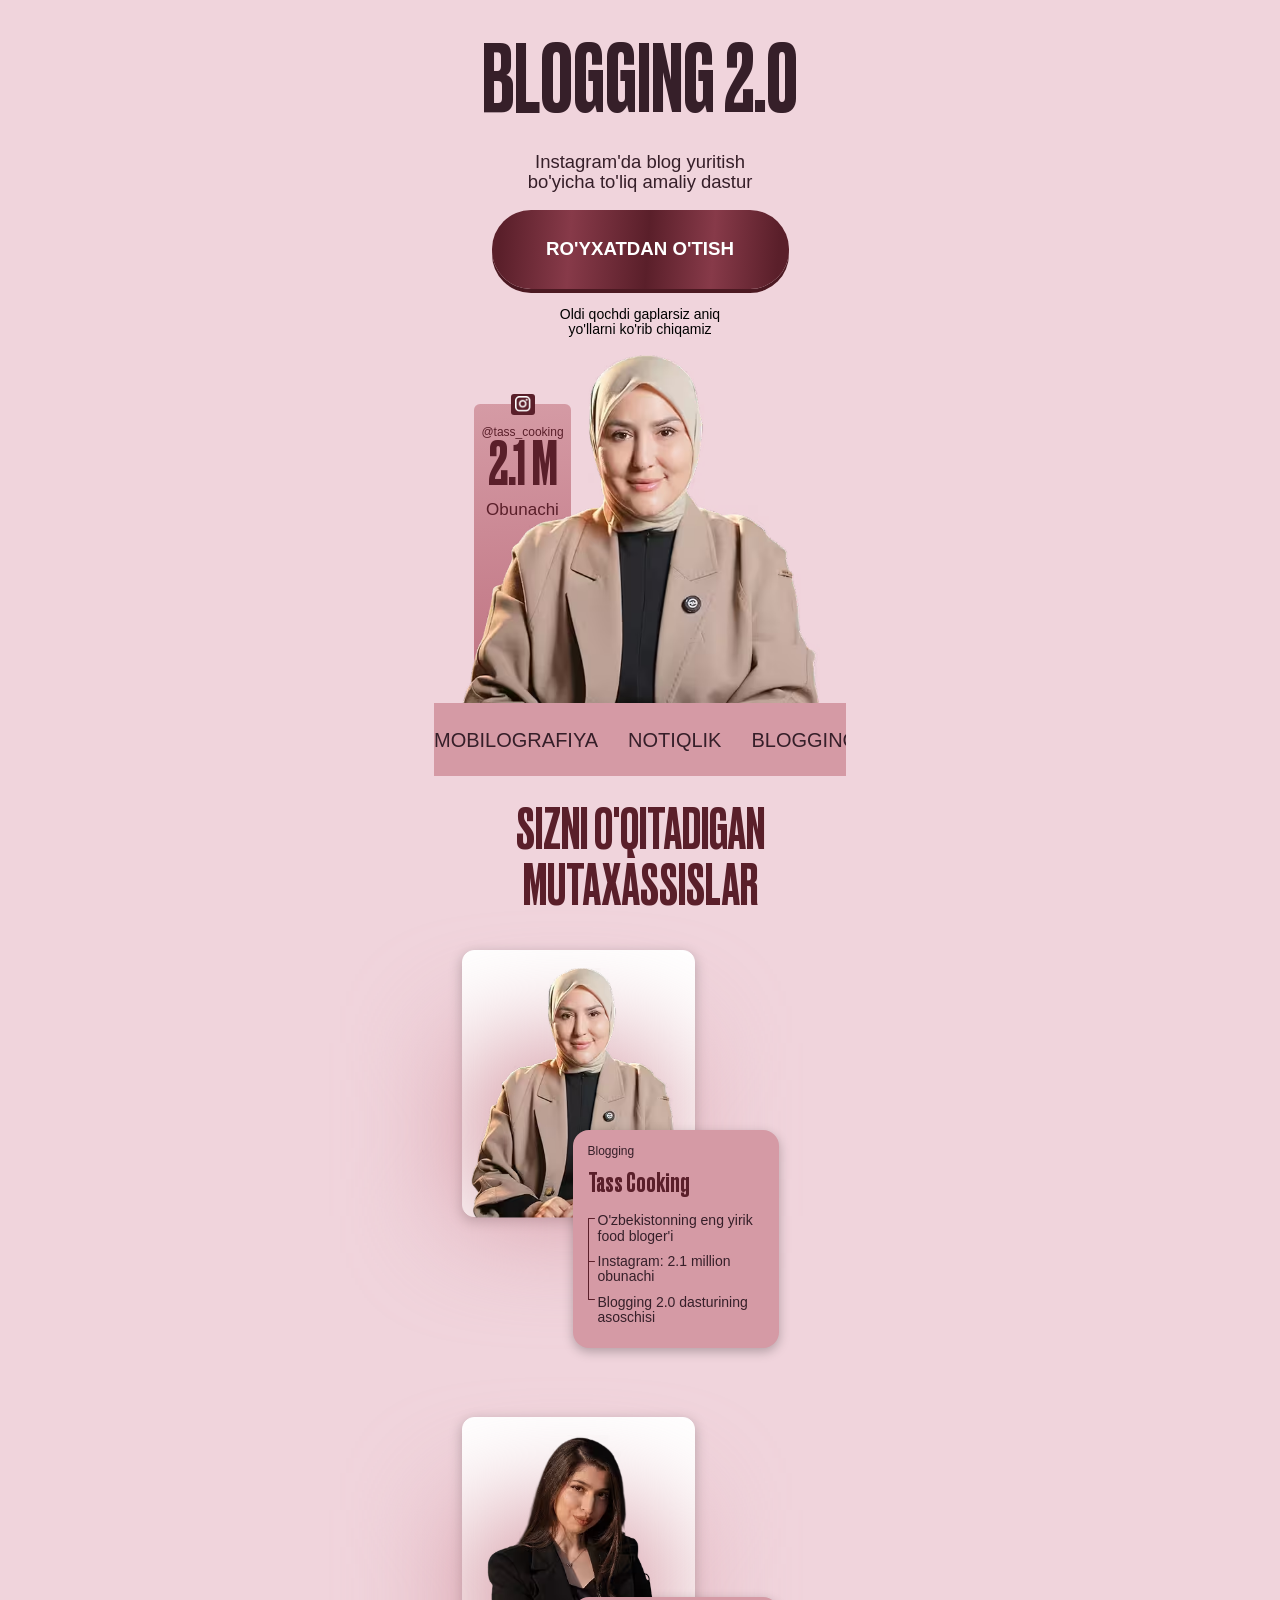
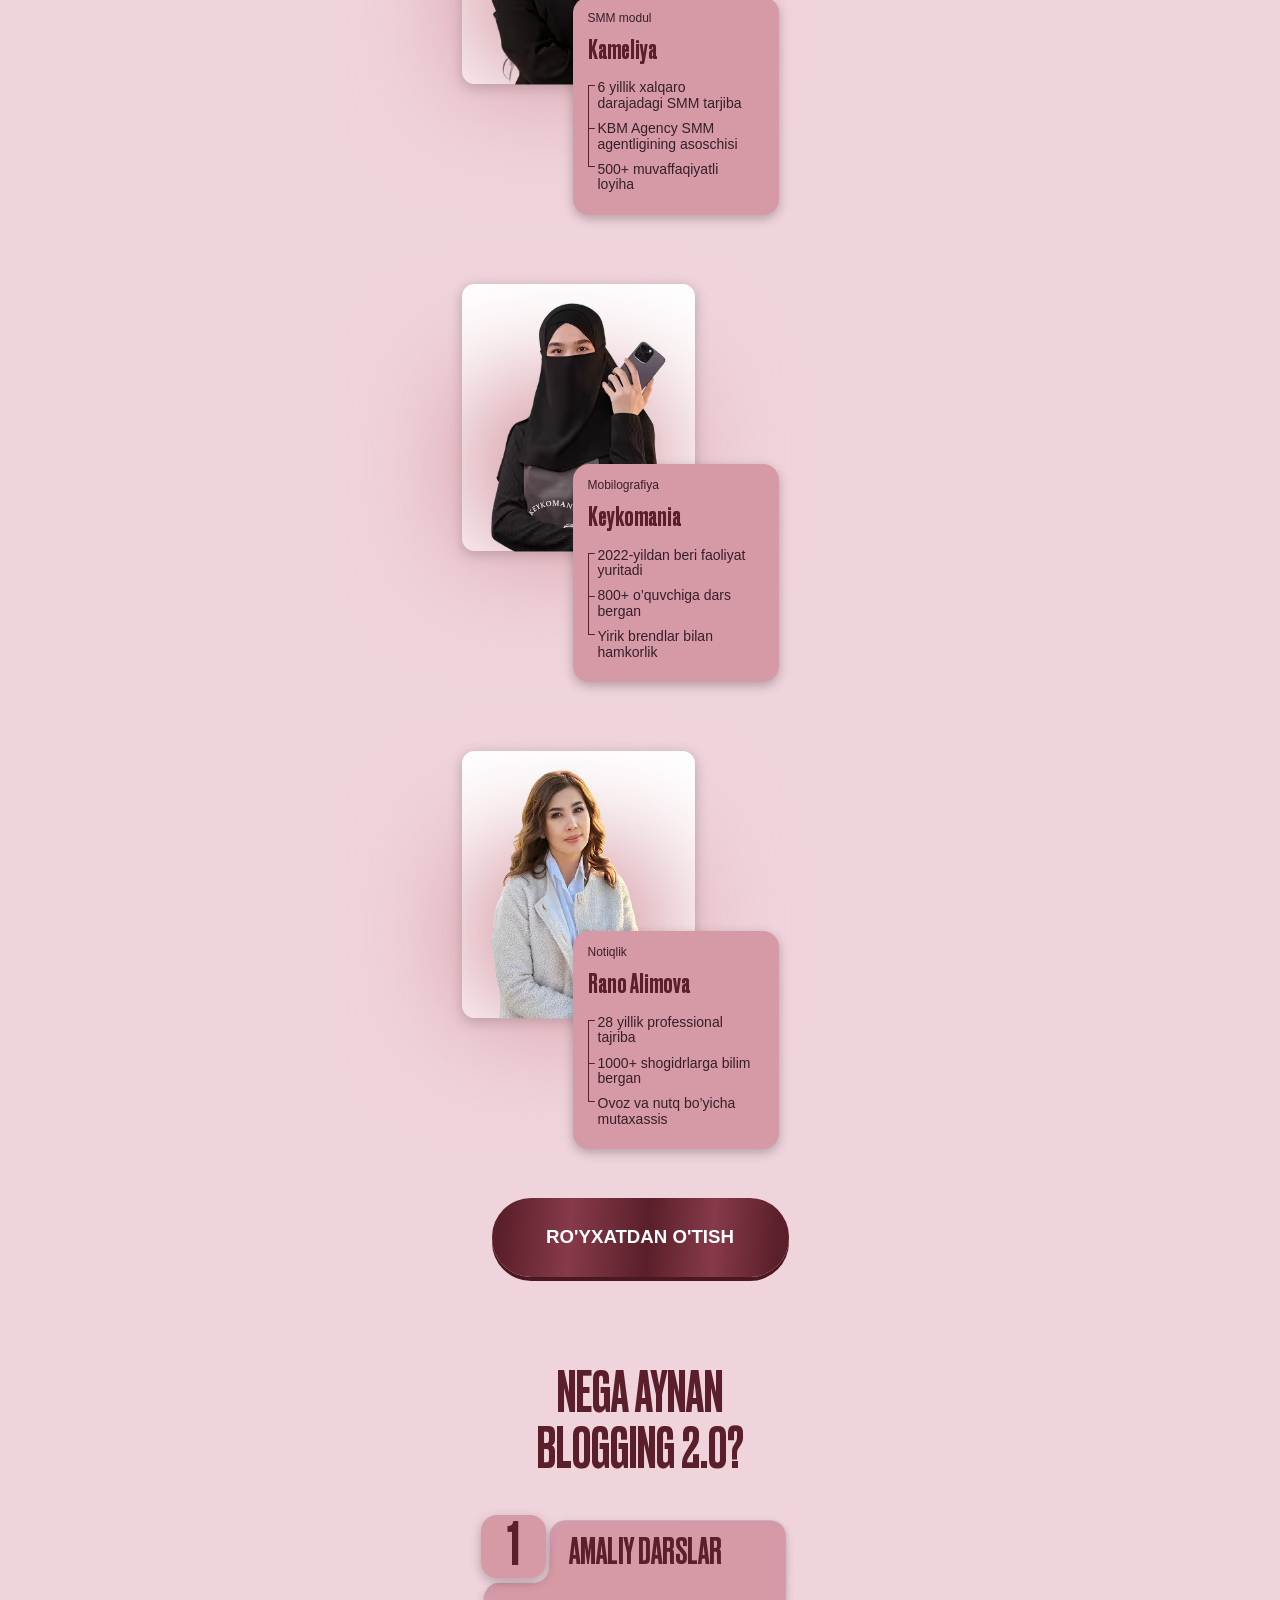
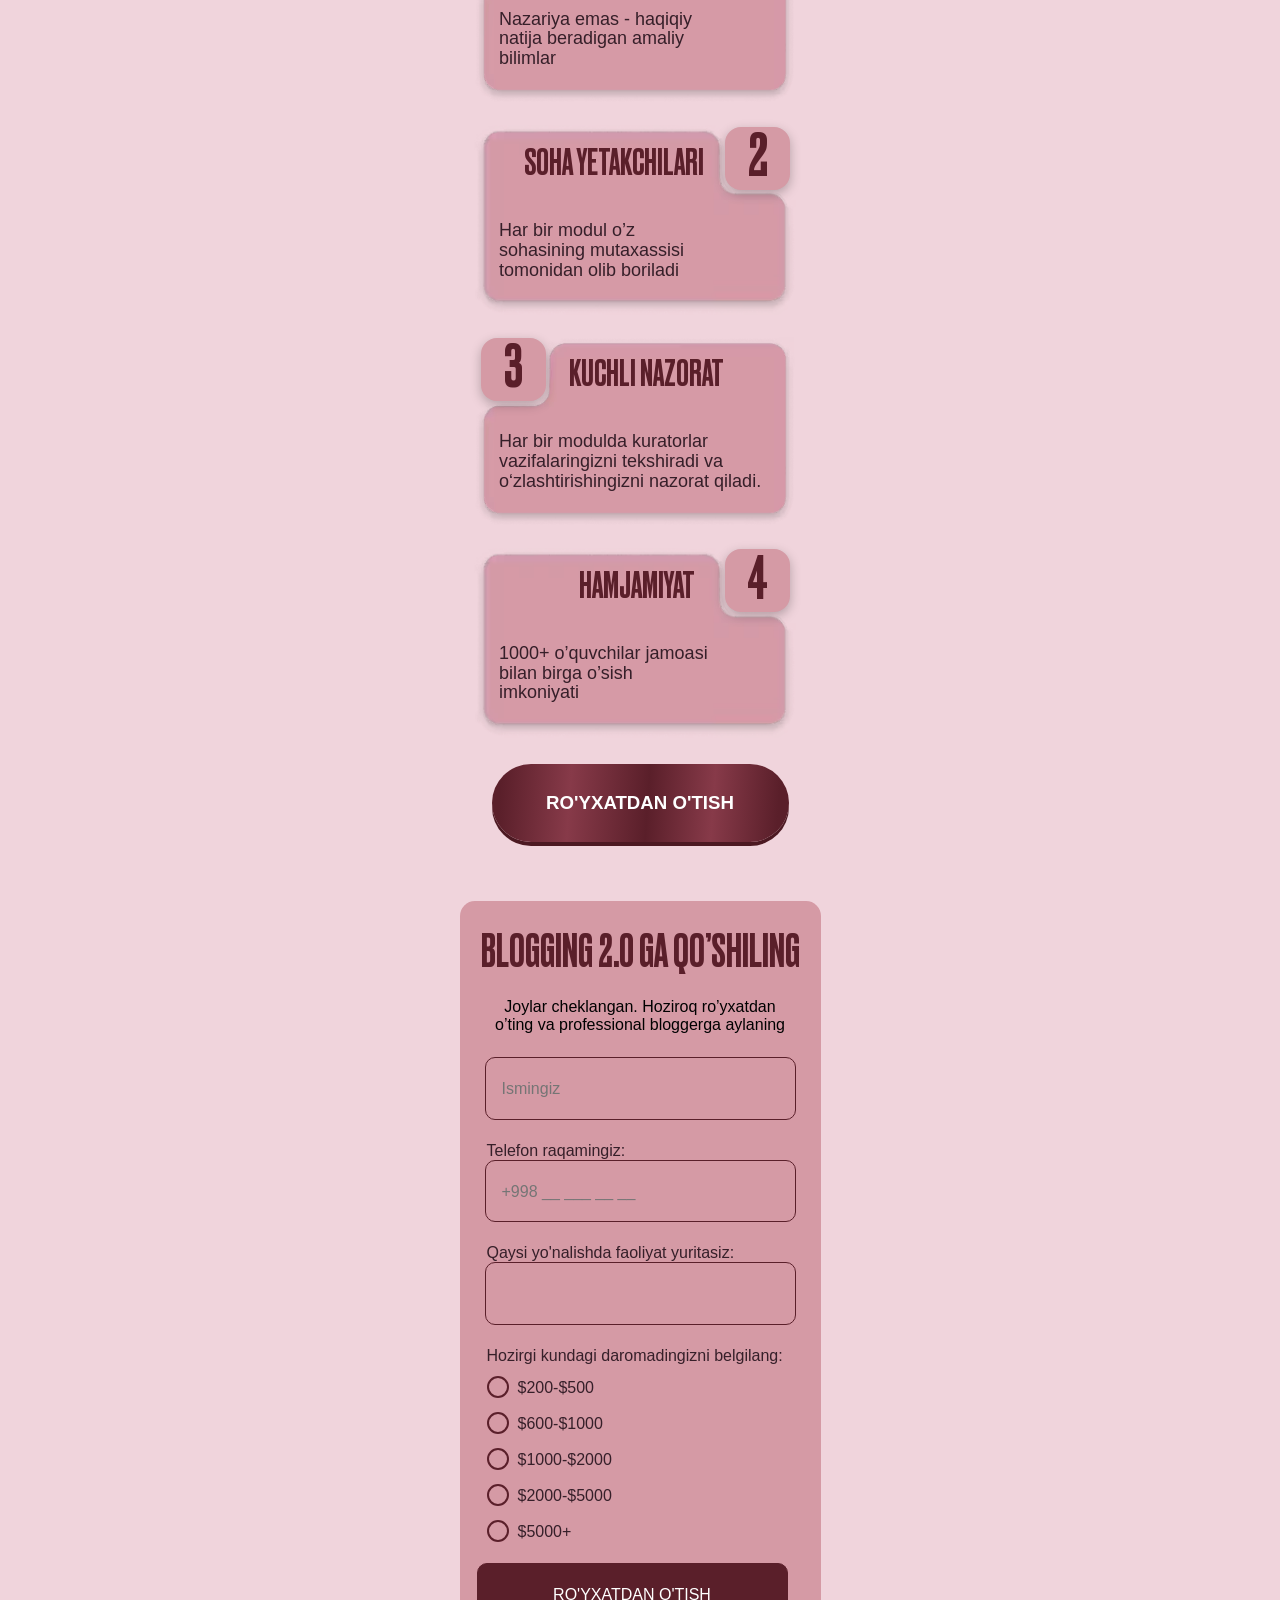
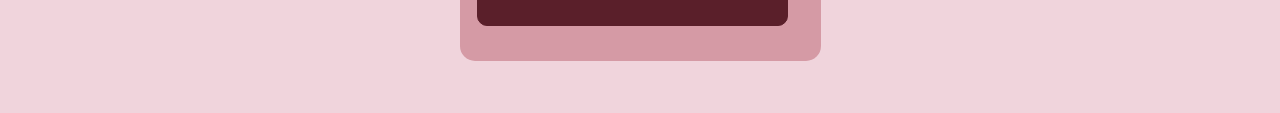
<file: index.html>
<!DOCTYPE html>
<html lang="uz">
<head>
    <meta charset="UTF-8">
    <meta name="viewport" content="width=device-width, initial-scale=1.0">
    <title>Tass Cooking</title>
    <style>
      *{margin:0;padding:0;box-sizing:border-box}body{background-color:#F0D4DC}.hero{padding-top:23px;padding-bottom:28px}.hero__container{max-width:412px;margin:0 auto;position:relative}.container{max-width:412px;margin:0 auto;padding:0 10px}.hero__title{font-family:"Druk Trial" , sans-serif;font-weight:500;font-size:clamp(80px, 26vw, 92.86px);line-height:130%;text-align:center;color:#361F29;text-transform:uppercase;margin-bottom:8px}.hero__text{font-family:Inter, sans-serif;font-weight:400;font-size:18.48px;line-height:110%;color:#361F29;text-align:center;margin-bottom:18px}.hero__btn{max-width:297px;width:100%;border-radius:39px;background:linear-gradient(94.04deg, #5A1F2A 3.25%, #873A49 26.44%, #5A1F2A 52.4%, #873A49 74.04%, #5A1F2A 95.67%);box-shadow:0px 4px 0px 0px #4C1922;border:none;cursor:pointer;color:white;padding:27px 0;margin-bottom:18px;font-family:Inter, sans-serif;margin-left:auto;margin-right:auto;display:flex;align-items:center;justify-content:center;font-weight:600;font-size:18.67px;line-height:130%;text-align:center;text-transform:uppercase}.hero__subtext{font-family:Inter, sans-serif;font-weight:400;font-size:14px;line-height:110%;text-align:center;margin-bottom:18px}.hero__box{display:flex}.hero__box img{max-width:clamp(310px, 96vw, 360px);width:100%;height:auto;margin:0 auto;position:relative;z-index:2;display:flex}.hero__center{background:linear-gradient(175.58deg, #D59BA5 0%, #BD6F7E 100%);border-radius:6px;max-width:97px;width:100%;padding:10px 5px 195px 5px;position:absolute;left:clamp(13px, 4.1vw, 40px);bottom:60px;margin:0 auto;display:flex;flex-direction:column;align-items:center}.hero__center-min{border-radius:3px;background-color:#5A1F2A;max-width:24px;width:100%;margin-top:-20px;height:21px;margin-bottom:10px;display:flex;align-items:center;justify-content:center}.hero__center-min img{width:16px;height:16px;object-fit:cover}.hero__center a{font-family:Inter, sans-serif;font-weight:400;font-size:12px;line-height:130%;color:#5A1F2A;margin-bottom:2px;text-align:center;text-decoration:none}.hero__center h2{font-family:"Druk Trial" , sans-serif;font-weight:500;font-size:60.1px;line-height:130%;text-align:center;margin-bottom:-7px;margin-top:-15px;color:#5A1F2A;text-transform:uppercase}.hero__center p{font-family:Inter, sans-serif;font-weight:400;font-size:17px;line-height:130%;text-align:center;color:#5A1F2A}.hero__info{background-color:#D59AA5;padding:24px 0 23px 0;overflow:hidden;position:relative;z-index:3;margin-top:-10px}.hero__track{display:flex;gap:30px;width:max-content;animation:scroll 12s linear infinite}.hero__info p{font-family:Inter, sans-serif;font-weight:400;font-size:20px;line-height:130%;text-align:center;text-transform:uppercase;color:#361F29;white-space:nowrap}
    </style>
    <link rel="stylesheet" href="./css/main.css" media="print" onload="this.media='all'" />
    <noscript>
        <link rel="stylesheet" href="./css/main.css" />
    </noscript>
</head>
<body>
    <section class="hero">
        <div class="hero__container">
            <div class="hero__wrapper">
                <h1 class="hero__title">Blogging 2.0</h1>
                <p class="hero__text">Instagram'da blog yuritish <br> bo'yicha to'liq amaliy dastur</p>

                <button class="hero__btn webinar-cta">Ro'yxatdan o'tish</button>
                <p class="hero__subtext">Oldi qochdi gaplarsiz aniq <br> yo'llarni ko'rib chiqamiz</p>

                <div class="hero__box">
                    <div class="hero__center">
                        <div class="hero__center-min">
                            <img src="./images/instagram.png" loading="lazy" decoding="async" width="16" height="16"
                                alt="icon">
                        </div>
                        <a href="@tass_cooking">@tass_cooking</a>
                        <h2>2.1 m</h2>
                        <p>Obunachi</p>
                    </div>
                    <img src="./images/speaker.avif" loading="lazy" decoding="async" width="360" height="357"
                        alt="speaker">
                </div>
            </div>
            <div class="hero__info">
                <div class="hero__track">
                    <p>mobilografiya</p>
                    <p>Notiqlik</p>
                    <p>Blogging</p>

                    <p>mobilografiya</p>
                    <p>Notiqlik</p>
                    <p>Blogging</p>
                </div>
            </div>
        </div>
    </section>
    <section class="experts">
        <div class="expert__container container">
            <h2 class="expert__title">Sizni o'qitadigan <br> mutaxassislar</h2>

            <div class="expert__box">

                <div class="expert__info">
                    <div class="expert__images">
                        <img src="./images/experts/1.avif" loading="lazy" decoding="async" width="215" height="251"
                            alt="experts">
                        <div class="expert__gradient"></div>
                    </div>
                    <div class="expert__content">
                        <p class="expert__content-text">Blogging</p>
                        <h3 class="expert__content-title">Tass Cooking</h3>
                        <div class="expert__card">
                            <img src="./images/tickle.png" loading="lazy" decoding="async" alt="tickle">

                            <div class="expert__card-info">
                                <p>O'zbekistonning eng yirik <br> food bloger'i</p>
                                <p>Instagram: 2.1 million <br> obunachi</p>
                                <p>Blogging 2.0 dasturining <br> asoschisi</p>
                            </div>
                        </div>
                    </div>
                </div>

                <div class="expert__info">
                    <div class="expert__images">
                        <img src="./images/experts/2.avif" loading="lazy" decoding="async" width="215" height="251"
                            alt="experts">
                        <div class="expert__gradient"></div>
                    </div>
                    <div class="expert__content">
                        <p class="expert__content-text">SMM modul</p>
                        <h3 class="expert__content-title">Kameliya</h3>
                        <div class="expert__card">
                            <img src="./images/tickle.png" loading="lazy" decoding="async" alt="tickle">

                            <div class="expert__card-info">
                                <p>6 yillik xalqaro <br> darajadagi SMM tarjiba</p>
                                <p>KBM Agency SMM <br> agentligining asoschisi</p>
                                <p>500+ muvaffaqiyatli <br> loyiha</p>
                            </div>
                        </div>
                    </div>
                </div>

                <div class="expert__info">
                    <div class="expert__images">
                        <img src="./images/experts/3.avif" loading="lazy" decoding="async" width="215" height="251"
                            alt="experts">
                        <div class="expert__gradient"></div>
                    </div>
                    <div class="expert__content">
                        <p class="expert__content-text">Mobilografiya</p>
                        <h3 class="expert__content-title">Keykomania</h3>
                        <div class="expert__card">
                            <img src="./images/tickle.png" loading="lazy" decoding="async" alt="tickle">

                            <div class="expert__card-info">
                                <p>2022-yildan beri faoliyat <br> yuritadi</p>
                                <p>800+ o’quvchiga dars <br> bergan</p>
                                <p>Yirik brendlar bilan <br> hamkorlik</p>
                            </div>
                        </div>
                    </div>
                </div>

                <div class="expert__info">
                    <div class="expert__images">
                        <img src="./images/experts/4.avif" loading="lazy" decoding="async" width="215" height="251"
                            alt="experts">
                        <div class="expert__gradient"></div>
                    </div>
                    <div class="expert__content">
                        <p class="expert__content-text">Notiqlik</p>
                        <h3 class="expert__content-title">Rano Alimova</h3>
                        <div class="expert__card">
                            <img src="./images/tickle.png" loading="lazy" decoding="async" alt="tickle">

                            <div class="expert__card-info">
                                <p>28 yillik professional <br> tajriba</p>
                                <p>1000+ shogidrlarga bilim <br> bergan</p>
                                <p>Ovoz va nutq bo’yicha <br> mutaxassis</p>
                            </div>
                        </div>
                    </div>
                </div>
            </div>

            <button class="hero__btn webinar-cta">Ro'yxatdan o'tish</button>
        </div>
    </section>


    <section class="blogging">
        <div class="blogging__container container">
            <h2 class="blogging__title">Nega aynan <br> blogging 2.0?</h2>

            <div class="blogging__box" style="margin-bottom: 31px;">
                <div class="blogging__number">1</div>
                <img class="blogging__img" src="./images/bg.avif" loading="lazy" decoding="async" width="322"
                    height="181" alt="bg">

                <div class="blogging__info">
                    <h3>amaliy darslar</h3>
                    <p>Nazariya emas - haqiqiy <br> natija beradigan amaliy <br> bilimlar</p>
                </div>
            </div>

            <div class="blogging__box" style="margin-bottom: 31px;">
                <img class="blogging__img" src="./images/bg2.avif" loading="lazy" decoding="async" width="322"
                    height="181" alt="bg">

                <div class="blogging__info">
                    <h3 style="margin-left: 25px;">Soha yetakchilari</h3>
                    <p>Har bir modul o’z <br> sohasining mutaxassisi <br> tomonidan olib boriladi</p>
                </div>

                <div class="blogging__numbers">2</div>
            </div>

            <div class="blogging__box" style="margin-bottom: 31px;">
                <div class="blogging__number">3</div>
                <img class="blogging__img" src="./images/bg.avif" loading="lazy" decoding="async" width="322"
                    height="181" alt="bg">

                <div class="blogging__info">
                    <h3>Kuchli nazorat</h3>
                    <p>Har bir modulda kuratorlar <br> vazifalaringizni tekshiradi va <br> o‘zlashtirishingizni nazorat qiladi.</p>
                </div>
            </div>

            <div class="blogging__box" style="margin-bottom: 31px;">
                <img class="blogging__img" src="./images/bg2.avif" loading="lazy" decoding="async" width="322"
                    height="181" alt="bg">

                <div class="blogging__info">
                    <h3 style="margin-left: 80px;">Hamjamiyat</h3>
                    <p>1000+ o’quvchilar jamoasi <br> bilan birga o’sish <br> imkoniyati</p>
                </div>

                <div class="blogging__numbers">4</div>
            </div>
            <button class="hero__btn webinar-cta">Ro'yxatdan o'tish</button>

        </div>
    </section>



    <section class="form">
        <div class="form__container container">
            <div class="form__box">

                <h2 class="form__title">Blogging 2.0 ga qo’shiling</h2>
                <p class="form__text">Joylar cheklangan. Hoziroq ro’yxatdan <br> o’ting va professional bloggerga
                    aylaning
                </p>

                <form id="inlineForm" action="">

                    <input class="form__inp" type="text" id="inlineName" placeholder="Ismingiz">
                    <p class="form__error" id="inlineNameError" style="display:none">Iltimos, ismingizni kiriting!</p>

                    <label class="form__label" style="margin-bottom: 9px;" for="inlineTel">Telefon raqamingiz:</label>
                    <input class="form__inp" id="inlineTel" type="tel" inputmode="numeric"
                        placeholder="+998 __ ___ __ __">
                    <p class="form__error" id="inlineTelError" style="display:none">Iltimos, raqamni to'liq kiriting!
                    </p>


                    <label class="form__label" style="margin-bottom: 9px;" for="fr">Qaysi yo'nalishda faoliyat
                        yuritasiz:</label>
                    <input class="form__inp" id="fr" type="text">
                    <p class="form__error" id="inlineDirError" style="display:none">Iltimos, yo'nalishingizni kiriting!</p>

                    <p class="form__label" style="margin-bottom: 12px;">Hozirgi kundagi daromadingizni belgilang:</p>

                    <div class="form__info">
                        <label class="form__item">
                            <input type="radio" name="income" value="$200-$500" class="form__radio">
                            <span class="form__check"></span>
                            <p>$200-$500</p>
                        </label>
                        <label class="form__item">
                            <input type="radio" name="income" value="$600-$1000" class="form__radio">
                            <span class="form__check"></span>
                            <p>$600-$1000</p>
                        </label>
                        <label class="form__item">
                            <input type="radio" name="income" value="$1000-$2000" class="form__radio">
                            <span class="form__check"></span>
                            <p>$1000-$2000</p>
                        </label>
                        <label class="form__item">
                            <input type="radio" name="income" value="$2000-$5000" class="form__radio">
                            <span class="form__check"></span>
                            <p>$2000-$5000</p>
                        </label>
                        <label class="form__item">
                            <input type="radio" name="income" value="$5000+" class="form__radio">
                            <span class="form__check"></span>
                            <p>$5000+</p>
                        </label>
                    </div>
                    <p class="form__error" id="inlineIncomeError" style="display:none">Iltimos, daromadingizni tanlang!</p>

                    <button type="submit" class="form__btn">Ro'yxatdan o'tish</button>
                </form>
            </div>

        </div>
    </section>


    <!-- Modal -->
    <div id="registrationModal" class="homeModal" style="display: none">
        <div class="homeModalOverlay"></div>
        <div class="homeFormContainer">
            <button class="closeButton" id="closeModalBtn">
                <svg xmlns="http://www.w3.org/2000/svg" width="16" height="16" viewBox="0 0 12 12" fill="none">
                    <path d="M1 11L11 1M1 1.00001L11 11" stroke="currentColor" stroke-width="1.5"
                        stroke-linecap="round" />
                </svg>
            </button>
            <div class="homeFormTop">
                <h1 class="homeFormTopTitle">
                    Siz bilan bog’lanishimiz uchun <br> ma’lumotlaringizni qoldiring
                </h1>
            </div>
            <form id="registrationForm" name="contact-form">
                <!-- ISM -->
                <div class="HomeFormRow">
                    <label class="HomeFormRowLabel" for="name">Ismingiz:</label>
                    <input class="HomeFormRowInput" type="text" id="name" name="name" placeholder="Ismingizni kiriting"
                        autocomplete="name" />
                    <p class="homeFormErrorText" id="nameError" style="display: none">
                        ❌ Ismingizni kiriting!
                    </p>
                </div>

                <!-- TELEFON -->
                <div class="HomeFormRow">
                    <label class="HomeFormRowLabel" for="phone">Telefon raqamingiz:</label>

                    <div class="phone-input-container">
                        <!-- LEFT: country -->
                        <button type="button" class="selected-country" id="selectedCountry">
                            <span class="selected-flag" id="selectedCountryFlag">🇺🇿</span>

                            <svg id="dropdownIcon" xmlns="http://www.w3.org/2000/svg" width="16" height="16"
                                viewBox="0 0 24 24" fill="none" stroke="currentColor" stroke-width="2"
                                stroke-linecap="round" stroke-linejoin="round">
                                <polyline points="6 9 12 15 18 9"></polyline>
                            </svg>
                            <span class="selected-code" id="selectedCountryCodeText">+998</span>
                        </button>

                        <!-- dropdown -->
                        <div class="country-dropdown" id="countryDropdown" style="display:none"></div>

                        <!-- RIGHT: phone input (number span inside) -->
                        <div class="phone-field">
                            <input class="HomeFormRowInput phone-input" type="tel" id="phone" name="phone"
                                inputmode="numeric" placeholder="88 888 88 88" autocomplete="tel"
                                style="border: none; background-color: transparent;padding-left: 5px;" />
                        </div>
                    </div>

                    <p class="homeFormErrorText" id="phoneError" style="display:none">
                        ❌ Telefon raqam mos emas!
                    </p>
                </div>


                <!-- YO'NALISH -->
                <div class="HomeFormRow">
                    <label class="HomeFormRowLabel" for="modalDirection">Qaysi yo'nalishda faoliyat yuritasiz:</label>
                    <input class="HomeFormRowInput" type="text" id="modalDirection" name="direction" placeholder="Yo'nalishingizni kiriting" />
                    <p class="homeFormErrorText" id="directionError" style="display:none">
                        Iltimos, yo'nalishingizni kiriting!
                    </p>
                </div>

                <!-- DAROMAD -->
                <div class="HomeFormRow">
                    <p class="HomeFormRowLabel">Hozirgi kundagi daromadingizni belgilang:</p>
                    <div class="modal__income-list">
                        <label class="modal__income-item">
                            <input type="radio" name="modalIncome" value="$200-$500" class="modal__income-radio">
                            <span class="modal__income-check"></span>
                            <span>$200-$500</span>
                        </label>
                        <label class="modal__income-item">
                            <input type="radio" name="modalIncome" value="$600-$1000" class="modal__income-radio">
                            <span class="modal__income-check"></span>
                            <span>$600-$1000</span>
                        </label>
                        <label class="modal__income-item">
                            <input type="radio" name="modalIncome" value="$1000-$2000" class="modal__income-radio">
                            <span class="modal__income-check"></span>
                            <span>$1000-$2000</span>
                        </label>
                        <label class="modal__income-item">
                            <input type="radio" name="modalIncome" value="$2000-$5000" class="modal__income-radio">
                            <span class="modal__income-check"></span>
                            <span>$2000-$5000</span>
                        </label>
                        <label class="modal__income-item">
                            <input type="radio" name="modalIncome" value="$5000+" class="modal__income-radio">
                            <span class="modal__income-check"></span>
                            <span>$5000+</span>
                        </label>
                    </div>
                    <p class="homeFormErrorText" id="incomeError" style="display:none">
                        Iltimos, daromadingizni tanlang!
                    </p>
                </div>

                <button type="submit" class="HomeFormBtn" id="submitBtn">
                    DAVOM ETISH
                </button>
            </form>

        </div>
    </div>
    <script defer src="./js/phoneFormatter.js"></script>
    <script defer src="./js/app.js"></script>
    <script defer src="./js/inlineForm.js"></script>
</body>

</html>
</file>
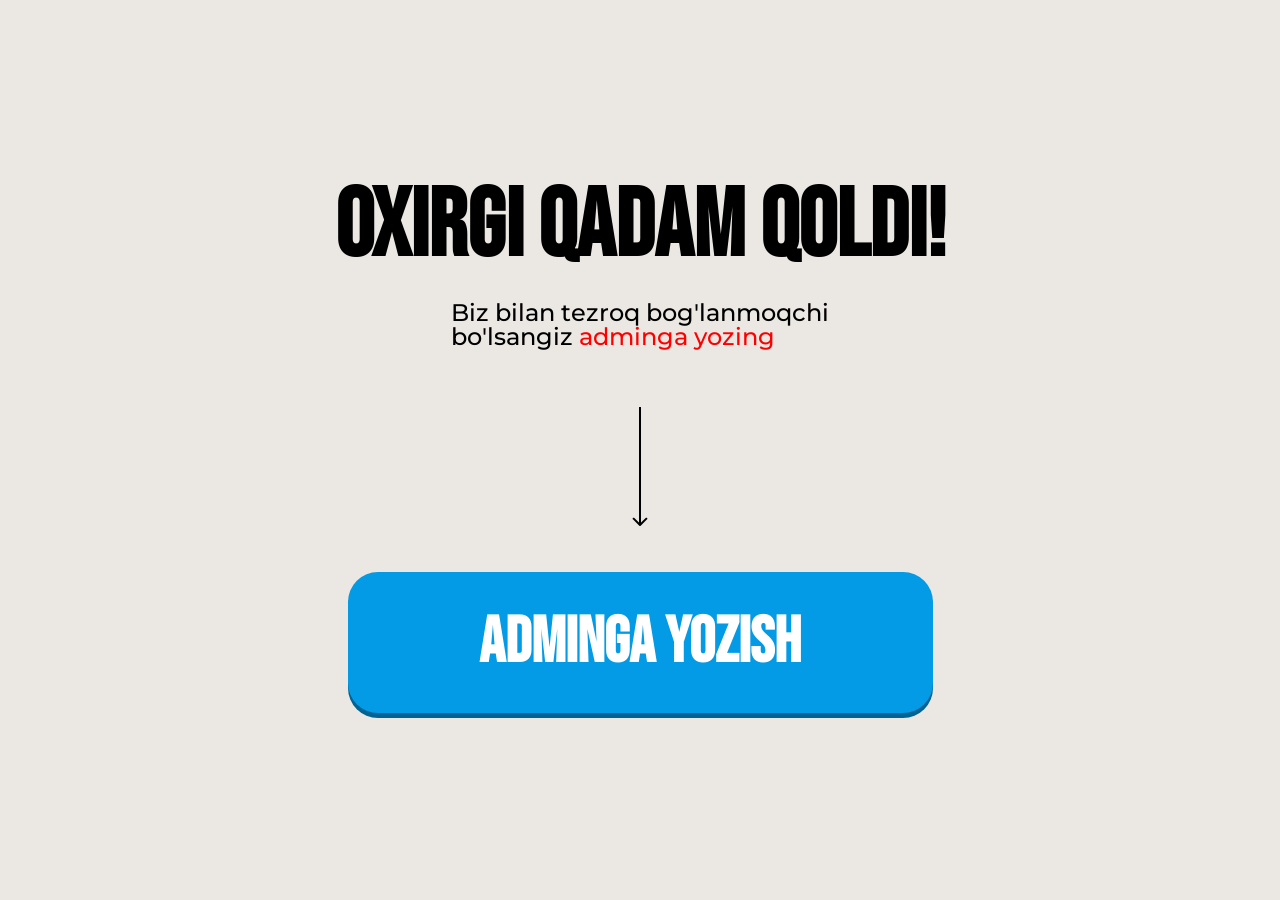
<file: thankYou.html>
<!DOCTYPE html>
<html lang="uz">

<head>
  <meta charset="UTF-8" />
  <meta name="viewport" content="width=device-width, initial-scale=1.0" />
  <title>Obuna Bo'lish</title>
  <style>* {margin: 0;padding: 0;box-sizing: border-box;}.header {padding-top: 0px;padding-bottom: 0px;background-color: #ebe8e3;min-height: 100vh;padding-top: 180px;}.header-container {margin-left: auto;margin-right: auto;max-width: 671px;width: 100%;display: flex;background-repeat: no-repeat;padding-left: 20px;padding-right: 20px;}.hero-left {max-width: 903px;width: 100%;display: flex;flex-direction: column;align-items: center;}.hero-title {font-family: "Bebas Neue", sans-serif;font-weight: 700;font-size: 96px;line-height: 100%;letter-spacing: 0%;text-align: center;margin-bottom: 25px;text-transform: uppercase;max-width: 622px;}.hero-text {font-family: "Montserrat", sans-serif;font-weight: 500;font-size: 24px;line-height: 100%;letter-spacing: 0%;margin-bottom: 58px;max-width: 522px;}.hero-text>span {color: #ff0000;}.hero-btn-box {max-width: 585px;width: 100%;}.hero-img {text-align: center;align-items: center;justify-content: center;margin-bottom: 46px;display: flex;margin-left: auto;margin-right: auto;}.hero-btn {display: flex;align-items: center;justify-content: center;font-family: "Bebas Neue", sans-serif;font-weight: 700;font-size: 64px;line-height: 100%;text-align: center;padding: 39px 0px 38px 0px;background-color: #039BE5; box-shadow: 0px 5px 0px 0px #006393;color: white;border-radius: 30px;max-width: 585px;width: 100%;border: none;text-transform: uppercase;margin-bottom: 42px;text-decoration: none;max-height: 142px;}.hero-box {padding: 0 35px 0 20px;border-radius: 10px;border: 1px solid #bcbcbc;background-color: #fff;max-width: 585px;width: 100%;display: flex;align-items: center;gap: 12px;}.hero-box-text {font-family: "Montserrat", sans-serif;font-weight: 600;font-size: 16px;line-height: 100%;letter-spacing: 0%;}.img {display: none;}.hero-box-img {width: 70px;min-height: 70px;}@media (max-width: 500px) {.header {padding-top: 30%;padding-bottom: 0px;background-image: none;}.hero-left {display: block;}.header-container {margin-left: auto;margin-right: auto;text-align: center;padding-left: 10px;padding-right: 10px;}.hero-title {font-weight: 700;font-size: 40px;line-height: 100%;letter-spacing: 0%;text-align: center;margin-bottom: 5px;}.hero-text {font-weight: 500;font-size: 14px;line-height: 100%;letter-spacing: 0%;margin-bottom: 28px;max-width: 355px;width: 100%;margin-left: auto;margin-right: auto;}.hero-img {margin-bottom: 24px;height: 69px;}.hero-btn {font-weight: 700;font-size: 32px;line-height: 100%;letter-spacing: 0%;text-align: center;padding: 23px 0px 20px 0px;border-radius: 30px;max-width: 345px;width: 100%;margin-left: auto;margin-right: auto;margin-bottom: 25px;}.hero-box {padding: 5px 10px 10px 9px;border-radius: 10px;text-align: left;max-width: 372px;margin-left: auto;margin-right: auto;}.hero-box-img {max-width: 41px;width: 41px;min-width: 41px;height: auto;object-fit: contain;min-height: 40px;}.hero-box-text {font-weight: 600;font-size: 11px;line-height: 130%;letter-spacing: 0%;padding-top: 3px;padding-bottom: 2px;}.img {display: flex;max-width: 632px;width: 100%;margin-left: auto;margin-right: auto;width: 100%;object-fit: cover;height: auto;}}.footer {padding-top: 25px;padding-bottom: 25px;background-color: black;}.footer__container {display: flex;align-items: center;justify-content: center;}.footer__link {color: white;font-size: 16px;font-weight: 400;font-family: sans-serif;text-decoration: none;b {font-weight: 700;text-decoration: underline;}}</style>
  <link rel="preload" href="https://fonts.googleapis.com/css2?family=Bebas+Neue" as="style" />
  <link rel="preload" href="https://fonts.googleapis.com/css2?family=Montserrat:wght@500;600;700" as="style" />
  <link href="https://fonts.googleapis.com/css2?family=Bebas+Neue&family=Montserrat:wght@500;600;700&display=swap"
    rel="stylesheet" />
</head>
<body>
  <section class="header">
    <div class="header-container">
      <div class="hero-left">
        <h2 class="hero-title">oxirgi qadam qoldi!</h2>
        <p class="hero-text">
          Biz bilan tezroq bog'lanmoqchi <br> bo'lsangiz <span>adminga yozing</span>
        </p>
        <div class="hero-btn-box">
          <img class="hero-img" src="./images/strelka.svg" alt="Arrow icon" />
          <a href="https://t.me/tass_cooking_admin" class="hero-btn thankYouBtn">Adminga yozish</a>
        </div>
      </div>
    </div>
  </section>
  <script defer src="./js/thankYou.js"></script>
</body>

</html>
</file>
<file: css/main.css>
@font-face { font-family: 'Druk Trial'; src: url(../font/Druk-Medium-Trial.woff2); font-weight: 500; font-display: swap; } .experts { padding-bottom: 72px; } .expert__container { flex-direction: column; align-items: center; justify-content: center; } .expert__box { position: relative; display: flex; flex-direction: column; gap: 200px; align-items: center; justify-content: center; margin-bottom: 180px; } .expert__title { font-family: "Druk Trial", sans-serif; font-weight: 500; font-size: 56px; line-height: 100%; text-align: center; text-transform: uppercase; margin-bottom: 34px; color: #5A1F2A; } .expert__info { position: relative; } .expert__images { background-color: white; border-radius: 12px; border: 0.92px solid #FFFFFF; box-shadow: 0px 3.7px 12.57px 0px #00000040; max-width: 233px; position: relative; margin-right: 140px; width: 100%; } .expert__images img { max-width: 215px; width: 100%; padding-top: 17px; height: auto; position: relative; z-index: 2; margin: 0 auto; display: flex; margin-bottom: -2px; } .expert__gradient { background-color: #D59AA5; filter: blur(56px); max-width: 206px; width: 100%; height: 173px; position: absolute; bottom: 0; } .expert__content { max-width: 206px; width: 100%; background-color: #D59AA5; box-shadow: 0px 3.7px 10.53px 0px #00000040; padding: 15px 12px 22px 15px; border-radius: 16px; position: absolute; top: 180px; right: 40px; z-index: 4; } .expert__content-text { font-family: Inter, sans-serif; font-weight: 400; font-size: 12px; margin-bottom: 7px; line-height: 110%; color: #361F29; } .expert__content-title { font-family: "Druk Trial", sans-serif; font-weight: 500; font-size: 28px; line-height: 130%; color: #5A1F2A; margin-bottom: 12px; } .expert__card { display: flex; align-items: start; gap: 3px; } .expert__card img { margin-top: 5px; } .expert__card-info { display: flex; flex-direction: column; gap: 10px; } .expert__card-info p { font-family: Inter, sans-serif; font-weight: 400; font-size: 14px; line-height: 110%; color: #361F29; } @keyframes scroll { 0% { transform: translateX(0); } 100% { transform: translateX(-50%); } } .blogging { padding-bottom: 41px; } .blogging__title { font-family: "Druk Trial", sans-serif; font-weight: 500; font-size: 56px; line-height: 100%; text-align: center; text-transform: uppercase; margin-bottom: 40px; color: #5A1F2A; } .blogging__box { display: flex; align-items: center; justify-content: center; position: relative; margin: 0 auto; gap: 31px; margin-left: 40px; } .blogging__img { position: absolute; z-index: -2; max-width: 322px; width: 100%; height: 190px; margin-right: 50px; } .blogging__number { border-radius: 16px; background-color: #D59AA5; box-shadow: 0px 3.7px 10.53px 0px #00000040; font-family: "Druk Trial", sans-serif; font-weight: 500; margin-top: -124px; position: absolute; left: -3px; font-size: 57.96px; line-height: 90%; color: #5A1F2A; width: 65px; height: 63px; text-align: center; display: flex; align-items: center; justify-content: center; } .blogging__numbers { border-radius: 16px; background-color: #D59AA5; box-shadow: 0px 3.7px 10.53px 0px #00000040; font-family: "Druk Trial", sans-serif; font-weight: 500; margin-top: -124px; position: absolute; right: 46px; font-size: 57.96px; line-height: 90%; color: #5A1F2A; width: 65px; height: 63px; text-align: center; display: flex; align-items: center; justify-content: center; } .blogging__info { max-width: 322px; width: 100%; } .blogging__info h3 { font-family: "Druk Trial", sans-serif; font-weight: 500; font-size: 36px; line-height: 100%; text-transform: uppercase; color: #5A1F2A; padding-top: 16px; margin-left: 70px; margin-bottom: 39px; } .blogging__info p { font-family: Inter, sans-serif; font-weight: 400; font-size: 18px; line-height: 110%; color: #361F29; padding-bottom: 30px; } .form { padding-bottom: 52px; } .form__box { background-color: #D59AA5; border-radius: 15px; padding: 23px 17px 35px 17px; max-width: 361px; width: 100%; display: flex; margin: 0 auto; flex-direction: column; justify-content: center; } .form__title { font-family: "Druk Trial", sans-serif; font-weight: 500; font-size: clamp(36px, 11vw, 45px); line-height: 130%; text-align: center; text-transform: uppercase; color: #5A1F2A; margin-bottom: 15px; } .form__text { font-family: Inter, sans-serif; font-weight: 400; font-size: clamp(14px, 4.5vw, 16px); line-height: 110%; text-align: center; margin-bottom: 24px; } .form__inp { max-width: 311px; width: 100%; border: 1px solid #5A1F2A; border-radius: 10px; padding: 22px 0 21px 16px; color: #361F2980; margin-left: auto; margin-right: auto; outline: none; display: flex; font-family: Inter, sans-serif; background-color: transparent; font-weight: 400; font-size: 16px; line-height: 110%; margin-bottom: 22px; } .form__label { font-family: Inter, sans-serif; font-weight: 400; font-size: clamp(14px, 4.4vw, 16px); line-height: 110%; margin-left: 10px; color: #361F29; } .form__info { margin-bottom: 21px; display: flex; flex-direction: column; gap: 14px; margin-left: 10px; } .form__item { display: flex; align-items: center; gap: 9px; } .form__item p { font-family: Inter, sans-serif; font-weight: 400; font-size: 16px; line-height: 110%; color: #361F29; } .form__error { color: #e53e3e; font-family: Inter, sans-serif; font-size: 14px; margin-top: -16px; margin-bottom: 10px; margin-left: 10px; } .form__radio { display: none; } .form__check { width: 22px; height: 22px; min-width: 22px; border-radius: 50%; border: 2px solid #5A1F2A; display: flex; align-items: center; justify-content: center; cursor: pointer; transition: 0.2s; } .form__radio:checked+.form__check { border-color: #5A1F2A; background-color: #5A1F2A; box-shadow: inset 0 0 0 3px #D59AA5; } .form__item { cursor: pointer; } .form__btn { max-width: 311px; width: 100%; background-color: #5A1F2A; border: 1px solid #5A1F2A; border-radius: 10px; padding: 22px 0 21px 0; color: white; font-family: Inter, sans-serif; font-weight: 500; font-size: 16px; line-height: 110%; text-align: center; cursor: pointer; text-transform: uppercase; } @media (max-width:400px) { .expert__content { right: 15px; } .hero__center { padding: 10px 5px 200px 5px; } .blogging__img { margin-left: 38px; } .blogging__info h3 { margin-left: 86px; } .blogging__info p { margin-left: 30px; } .blogging__numbers { right: 30px; } .blogging__box { margin-left: 0; } } @media (max-width:360px) { .hero__center { padding: 10px 5px 180px 5px; } .expert__content { right: 0; } .blogging__img { margin-right: 32px; } .blogging__info h3 { margin-left: 99px; } .form__inp { padding: 15px 0 15px 12px; font-size: 15px; } .form__label { margin-left: 4px; } .blogging__number { left: 7px; font-size: 53px; width: 61px; } .blogging__numbers { font-size: 53px; width: 61px; right: 4px; } .form__info { margin-left: 0; } } .homeModal, .homeModalOverlay { position: fixed; top: 0; height: 100vh; width: 100%; left: 0; } .homeModal { z-index: 30; justify-content: center; align-items: center; display: flex; } .homeModalOverlay { background-color: rgba(0, 0, 0, 0.3); backdrop-filter: blur(5px); } .homeFormContainer { position: relative; z-index: 30; background-color: #fff; color: #000; border-radius: 8px; padding: 20px 40px 40px; width: 100%; max-width: 520px; box-shadow: 0 4px 12px rgba(0, 0, 0, 0.1); margin: 0 20px; position: fixed; top: 50%; left: 50%; transform: translate(-50%, -50%); } .homeFormTop { display: flex; justify-content: space-between; } .homeFormTopTitle { font-family: Inter, sans-serif; font-size: clamp(16px, 6vw, 24px); margin: 0 0 20px; color: #000; font-weight: 600; text-align: center; margin-left: auto; margin-right: auto; } .closeButton { background: 0 0; border: none; cursor: pointer; padding: 4px; justify-content: center; align-items: center; display: flex; position: absolute; top: 20px; right: 20px; color: #000; } .homeFormErrorText { color: #e53e3e; margin-bottom: 12px; font-size: 14px; font-family: system-ui, -apple-system, BlinkMacSystemFont, "Segoe UI", sans-serif; padding-top: 5px; padding-bottom: 5px; } .HomeFormRowInput, .HomeFormRowLabel { font-family: system-ui, -apple-system, BlinkMacSystemFont, "Segoe UI", sans-serif; font-size: 18px; } .HomeFormRow { margin-bottom: 20px; } .HomeFormRowLabel { display: block; margin-bottom: 6px; color: #000; } .HomeFormRowInput { width: 100%; padding: 10px 16px; border: 1px solid #c9c9c9; min-height: 48px; background-color: #f3f7f8; border-radius: 6px; font-weight: 400; outline: 0; height: 50px; transition: border-color 0.2s; } .HomeFormRowInput:focus { border-color: #D40000; } .HomeFormRowInput::placeholder { color: #aaa; } .HomeFormBtn { font-family: sans-serif; height: 60px; width: 100%; cursor: pointer; border-radius: 10px; background: linear-gradient(94.04deg, #5A1F2A 3.25%, #873A49 26.44%, #5A1F2A 52.4%, #873A49 74.04%, #5A1F2A 95.67%); transition: 0.3s; font-weight: 700; font-size: 28px; color: white; text-transform: uppercase; border: none; position: relative; display: flex; align-items: center; justify-content: center; } .phone-input-container { display: flex; align-items: center; position: relative; border: 1px solid #c9c9c9; background-color: transparent; border-radius: 6px; } .phone-input-container:focus { border-color: #e71f1f; } .selected-code { display: flex; margin-left: 10px; } .country-selector { position: relative; margin-right: 10px; } .selected-country { color: #000; display: flex; align-items: center; padding: 10px; padding-right: 0; border-radius: 6px; cursor: pointer; min-height: 50px; font-family: sans-serif !important; font-size: 18px; font-weight: 400 !important; min-width: max-content; border: none; background-color: transparent; } .country-dropdown { position: absolute; top: 110%; left: 0; width: 100%; background-color: #fff; border: 1px solid #c9c9c9; border-radius: 6px; box-shadow: 0 4px 12px rgba(0, 0, 0, 0.1); z-index: 40; max-height: 200px; overflow-y: auto; font-family: sans-serif !important; font-weight: 400 !important; } .country-option { display: flex; justify-content: space-between; align-items: center; padding: 10px; cursor: pointer; font-family: sans-serif; font-weight: 400 !important; } .country-option:hover { background-color: #f3f7f8; } .country-option.selected { background-color: #e6f0fa; } .modal__income-list { display: flex; flex-direction: column; gap: 10px; margin-top: 8px; } .modal__income-item { display: flex; align-items: center; gap: 10px; cursor: pointer; font-family: system-ui, -apple-system, BlinkMacSystemFont, "Segoe UI", sans-serif; font-size: 16px; color: #000; } .modal__income-radio { display: none; } .modal__income-check { width: 20px; height: 20px; min-width: 20px; border-radius: 50%; border: 2px solid #5A1F2A; display: flex; align-items: center; justify-content: center; transition: 0.2s; } .modal__income-radio:checked + .modal__income-check { background-color: #5A1F2A; box-shadow: inset 0 0 0 3px #fff; } @media screen and (max-width: 768px) { .homeFormContainer { max-width: 100%; padding: 80px 20px 20px; margin: 0; border-radius: 6px; height: 100vh; overflow-y: auto; -webkit-overflow-scrolling: touch; } .homeFormTopTitle { text-align: center; max-width: 408px; margin-left: auto; margin-right: auto; font-weight: 700; margin-bottom: 15px; } .homeFormTop { flex-direction: column; align-items: flex-start; } .closeButton { width: 100%; height: 50px; background-color: #000; color: #fff; padding-right: 20px; top: 0; left: 0; justify-content: end; } .homeFormErrorText { font-size: 12px; margin-bottom: 8px; } .HomeFormRowLabel { margin-bottom: 6px; } .HomeFormRowInput { padding: 0 12px; min-height: 40px; background-color: transparent; } .HomeFormRowInput::placeholder { color: #a3a3a3; } .HomeFormBtn { font-size: 18px; font-weight: 700; margin-top: 24px; } } @media screen and (max-width: 480px) { .homeFormContainer { max-width: 100%; padding: 80px 20px 20px; margin: 0; border-radius: 6px; height: 100vh; overflow-y: auto; -webkit-overflow-scrolling: touch; } .homeFormTopTitle { text-align: center; margin: 0 auto 15px; } .homeFormErrorText { font-size: 12px; margin-bottom: 8px; } .HomeFormRowLabel { margin-bottom: 6px; } .HomeFormRowInput { padding: 0 12px; min-height: 40px; background-color: transparent; border-radius: 10px; } .HomeFormRowInput::placeholder { color: #a3a3a3; } .HomeFormBtn { font-size: 16px; padding: 10px 0; margin-top: 24px; height: 50px; } }
</file>
